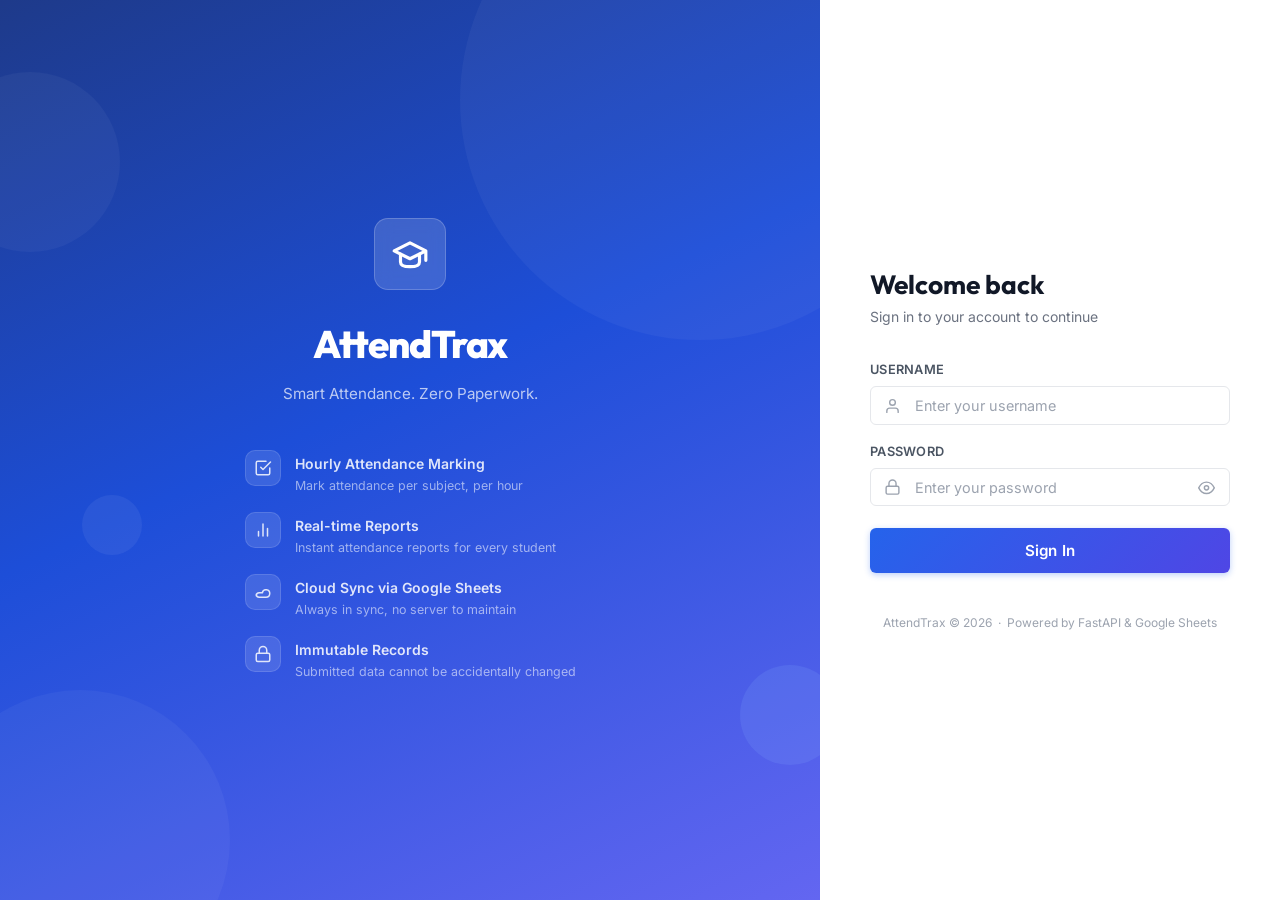
<file: frontend/index.html>
<!DOCTYPE html>
<html lang="en">
<head>
  <meta charset="UTF-8" />
  <meta name="viewport" content="width=device-width, initial-scale=1.0" />
  <title>AttendTrax – Sign In</title>
  <meta name="description" content="AttendTrax – Smart attendance management for colleges. Sign in as Admin, Faculty, or Student." />
  <link rel="stylesheet" href="style.css" />
  <!-- Async font load for performance -->
  <link rel="preconnect" href="https://fonts.googleapis.com" />
  <link rel="preconnect" href="https://fonts.gstatic.com" crossorigin />
  <link rel="preload" as="style" href="https://fonts.googleapis.com/css2?family=Inter:wght@400;500;600;700&family=Outfit:wght@600;700;800&display=swap" onload="this.rel='stylesheet'" />
  <noscript><link rel="stylesheet" href="https://fonts.googleapis.com/css2?family=Inter:wght@400;500;600;700&family=Outfit:wght@600;700;800&display=swap" /></noscript>
  <link rel="icon" href="data:image/svg+xml,<svg xmlns='http://www.w3.org/2000/svg' viewBox='0 0 100 100'><rect width='100' height='100' rx='20' fill='%232563eb'/><text y='.9em' font-size='60' x='50%' text-anchor='middle' dy='.1em' fill='white' font-family='sans-serif' font-weight='bold'>A</text></svg>" />
  <style>
    body { min-height: 100vh; display: flex; align-items: stretch; background: #fff; }
    .login-page { display: flex; width: 100%; min-height: 100vh; }

    /* ── Left branding panel ── */
    .login-left {
      flex: 1;
      background: linear-gradient(155deg, #1e3a8a 0%, #1d4ed8 45%, #6366f1 100%);
      display: flex;
      flex-direction: column;
      align-items: center;
      justify-content: center;
      padding: 3rem 2.5rem;
      position: relative;
      overflow: hidden;
    }
    .login-left::before {
      content: '';
      position: absolute;
      width: 480px; height: 480px;
      border-radius: 50%;
      background: rgb(255 255 255 / 0.04);
      top: -140px; right: -120px;
      pointer-events: none;
    }
    .login-left::after {
      content: '';
      position: absolute;
      width: 300px; height: 300px;
      border-radius: 50%;
      background: rgb(255 255 255 / 0.04);
      bottom: -90px; left: -70px;
      pointer-events: none;
    }
    .left-content { position: relative; z-index: 1; text-align: center; color: #fff; max-width: 380px; }
    .brand-logo-mark {
      width: 72px; height: 72px;
      background: rgb(255 255 255 / 0.15);
      border-radius: var(--radius-lg);
      display: flex;
      align-items: center;
      justify-content: center;
      margin: 0 auto 1.5rem;
      backdrop-filter: blur(8px);
      border: 1px solid rgb(255 255 255 / 0.20);
    }
    .brand-logo-mark svg { width: 38px; height: 38px; color: #fff; }
    .brand-title {
      font-family: 'Outfit', sans-serif;
      font-size: 2.4rem;
      font-weight: 800;
      letter-spacing: -0.03em;
      margin-bottom: 0.4rem;
      color: #fff;
    }
    .brand-subtitle { font-size: 0.95rem; opacity: 0.70; margin-bottom: 2.75rem; }

    .feature-list { list-style: none; display: flex; flex-direction: column; gap: 1rem; text-align: left; }
    .feature-list li {
      display: flex; align-items: flex-start; gap: 0.875rem;
      font-size: 0.9rem; opacity: 0.85;
    }
    .feat-icon {
      width: 36px; height: 36px;
      border-radius: 10px;
      background: rgb(255 255 255 / 0.14);
      display: flex; align-items: center; justify-content: center;
      flex-shrink: 0;
      border: 1px solid rgb(255 255 255 / 0.15);
    }
    .feat-icon svg { width: 18px; height: 18px; color: #fff; }
    .feat-text { padding-top: 0.2rem; line-height: 1.5; }
    .feat-text strong { display: block; font-weight: 600; color: #fff; font-size: 0.875rem; }
    .feat-text span { font-size: 0.78rem; opacity: 0.65; }

    /* ── Right login form ── */
    .login-right {
      width: 460px;
      flex-shrink: 0;
      display: flex;
      flex-direction: column;
      align-items: center;
      justify-content: center;
      padding: 3rem 2.5rem;
      background: #fff;
    }
    .login-form-wrap { width: 100%; max-width: 360px; }

    .login-greeting { margin-bottom: 2rem; }
    .login-greeting h2 { font-size: 1.65rem; color: var(--gray-900); margin-bottom: 0.3rem; }
    .login-greeting p  { color: var(--gray-500); font-size: 0.875rem; }

    /* Role selector */
    .role-tabs {
      display: flex;
      gap: 0;
      border: 1.5px solid var(--gray-200);
      border-radius: var(--radius-sm);
      overflow: hidden;
      margin-bottom: 1.5rem;
    }
    .role-tab {
      flex: 1;
      padding: 0.55rem 0.5rem;
      font-size: 0.8rem;
      font-weight: 600;
      text-align: center;
      cursor: pointer;
      background: #fff;
      color: var(--gray-500);
      border: none;
      border-right: 1.5px solid var(--gray-200);
      transition: all var(--transition-fast);
      letter-spacing: 0.02em;
    }
    .role-tab:last-child { border-right: none; }
    .role-tab.active {
      background: linear-gradient(135deg, var(--brand-600), var(--indigo-600));
      color: #fff;
    }

    /* Input icon wrapper */
    .input-icon-wrap { position: relative; }
    .input-icon {
      position: absolute;
      left: 0.875rem;
      top: 50%;
      transform: translateY(-50%);
      color: var(--gray-400);
      display: flex;
      align-items: center;
      pointer-events: none;
    }
    .input-icon svg { width: 17px; height: 17px; }
    .input-icon-wrap .form-control { padding-left: 2.75rem; }

    /* Password toggle */
    .toggle-pw {
      position: absolute;
      right: 0.75rem; top: 50%;
      transform: translateY(-50%);
      background: none; border: none;
      color: var(--gray-400);
      cursor: pointer;
      transition: color var(--transition-fast);
      padding: 0.2rem;
      display: flex;
      align-items: center;
    }
    .toggle-pw:hover { color: var(--brand-600); }
    .toggle-pw svg { width: 17px; height: 17px; }
    .input-icon-wrap.password-wrap .form-control { padding-right: 2.75rem; }

    .login-error {
      display: flex;
      align-items: center;
      gap: 0.5rem;
      font-size: 0.835rem;
      font-weight: 500;
      color: var(--danger);
      padding: 0.6rem 0.875rem;
      background: #fff5f5;
      border: 1px solid #fecaca;
      border-radius: var(--radius-sm);
    }
    .login-error svg { flex-shrink: 0; width: 15px; height: 15px; }

    .login-footer { margin-top: 2.5rem; text-align: center; color: var(--gray-400); font-size: 0.75rem; }

    /* Floating orbs */
    .float-orb {
      position: absolute;
      border-radius: 50%;
      animation: floatOrb 7s ease-in-out infinite;
      pointer-events: none;
    }
    @keyframes floatOrb {
      0%, 100% { transform: translateY(0) rotate(0deg); }
      50%       { transform: translateY(-22px) rotate(3deg); }
    }

    @media (max-width: 840px) {
      .login-left { display: none; }
      .login-right { width: 100%; padding: 2rem 1.5rem; }
    }
    @media (max-width: 420px) {
      .login-right { padding: 1.5rem 1.25rem; }
    }
  </style>
</head>
<body>
<div id="toast-container"></div>

<div class="login-page">
  <!-- ── Left Branding Panel ─────────────────────────────── -->
  <div class="login-left">
    <!-- Floating orbs -->
    <div class="float-orb" style="width:180px;height:180px;background:rgb(255 255 255 / 0.04);top:8%;left:-60px;animation-delay:0s;"></div>
    <div class="float-orb" style="width:100px;height:100px;background:rgb(147 197 253 / 0.12);bottom:15%;right:-20px;animation-delay:2.5s;"></div>
    <div class="float-orb" style="width:60px;height:60px;background:rgb(255 255 255 / 0.06);top:55%;left:10%;animation-delay:1.2s;"></div>

    <div class="left-content">
      <div class="brand-logo-mark">
        <!-- Graduation cap SVG -->
        <svg viewBox="0 0 24 24" fill="none" stroke="currentColor" stroke-width="2" stroke-linecap="round" stroke-linejoin="round">
          <path d="M22 10v6M2 10l10-5 10 5-10 5z"/>
          <path d="M6 12v5c0 2 2 3 6 3s6-1 6-3v-5"/>
        </svg>
      </div>
      <div class="brand-title">AttendTrax</div>
      <div class="brand-subtitle">Smart Attendance. Zero Paperwork.</div>

      <ul class="feature-list">
        <li>
          <div class="feat-icon">
            <svg viewBox="0 0 24 24" fill="none" stroke="currentColor" stroke-width="2" stroke-linecap="round" stroke-linejoin="round">
              <path d="M9 11l3 3L22 4"/><path d="M21 12v7a2 2 0 01-2 2H5a2 2 0 01-2-2V5a2 2 0 012-2h11"/>
            </svg>
          </div>
          <div class="feat-text">
            <strong>Hourly Attendance Marking</strong>
            <span>Mark attendance per subject, per hour</span>
          </div>
        </li>
        <li>
          <div class="feat-icon">
            <svg viewBox="0 0 24 24" fill="none" stroke="currentColor" stroke-width="2" stroke-linecap="round" stroke-linejoin="round">
              <path d="M18 20V10M12 20V4M6 20v-6"/>
            </svg>
          </div>
          <div class="feat-text">
            <strong>Real-time Reports</strong>
            <span>Instant attendance reports for every student</span>
          </div>
        </li>
        <li>
          <div class="feat-icon">
            <svg viewBox="0 0 24 24" fill="none" stroke="currentColor" stroke-width="2" stroke-linecap="round" stroke-linejoin="round">
              <path d="M3 15a4 4 0 004 4h9a5 5 0 10-4.9-6H7a4 4 0 00-4 4"/>
            </svg>
          </div>
          <div class="feat-text">
            <strong>Cloud Sync via Google Sheets</strong>
            <span>Always in sync, no server to maintain</span>
          </div>
        </li>
        <li>
          <div class="feat-icon">
            <svg viewBox="0 0 24 24" fill="none" stroke="currentColor" stroke-width="2" stroke-linecap="round" stroke-linejoin="round">
              <rect x="3" y="11" width="18" height="11" rx="2"/><path d="M7 11V7a5 5 0 0110 0v4"/>
            </svg>
          </div>
          <div class="feat-text">
            <strong>Immutable Records</strong>
            <span>Submitted data cannot be accidentally changed</span>
          </div>
        </li>
      </ul>
    </div>
  </div>

  <!-- ── Right Login Form ───────────────────────────────── -->
  <div class="login-right">
    <div class="login-form-wrap">
      <div class="login-greeting">
        <h2>Welcome back</h2>
        <p>Sign in to your account to continue</p>
      </div>

      <form id="login-form" class="form-stack" novalidate>
        <!-- Username -->
        <div class="form-group">
          <label class="form-label" for="username">Username</label>
          <div class="input-icon-wrap">
            <span class="input-icon">
              <svg viewBox="0 0 24 24" fill="none" stroke="currentColor" stroke-width="2" stroke-linecap="round" stroke-linejoin="round">
                <path d="M20 21v-2a4 4 0 00-4-4H8a4 4 0 00-4 4v2"/><circle cx="12" cy="7" r="4"/>
              </svg>
            </span>
            <input
              id="username"
              type="text"
              class="form-control"
              placeholder="Enter your username"
              autocomplete="username"
              required
            />
          </div>
        </div>

        <!-- Password -->
        <div class="form-group">
          <label class="form-label" for="password">Password</label>
          <div class="input-icon-wrap password-wrap">
            <span class="input-icon">
              <svg viewBox="0 0 24 24" fill="none" stroke="currentColor" stroke-width="2" stroke-linecap="round" stroke-linejoin="round">
                <rect x="3" y="11" width="18" height="11" rx="2"/><path d="M7 11V7a5 5 0 0110 0v4"/>
              </svg>
            </span>
            <input
              id="password"
              type="password"
              class="form-control"
              placeholder="Enter your password"
              autocomplete="current-password"
              required
            />
            <button type="button" class="toggle-pw" id="toggle-pw" aria-label="Show or hide password">
              <svg id="pw-eye-icon" viewBox="0 0 24 24" fill="none" stroke="currentColor" stroke-width="2" stroke-linecap="round" stroke-linejoin="round">
                <path d="M1 12s4-8 11-8 11 8 11 8-4 8-11 8-11-8-11-8z"/><circle cx="12" cy="12" r="3"/>
              </svg>
            </button>
          </div>
        </div>

        <!-- Error message -->
        <div id="login-error" class="login-error hidden" role="alert">
          <svg viewBox="0 0 24 24" fill="none" stroke="currentColor" stroke-width="2" stroke-linecap="round" stroke-linejoin="round">
            <circle cx="12" cy="12" r="10"/><line x1="12" y1="8" x2="12" y2="12"/><line x1="12" y1="16" x2="12.01" y2="16"/>
          </svg>
          <span id="login-error-text"></span>
        </div>

        <!-- Submit -->
        <button type="submit" id="login-btn" class="btn btn-primary btn-lg w-full" style="margin-top:0.25rem;">
          <span id="btn-text">Sign In</span>
        </button>
      </form>

      <div class="login-footer">
        <p>AttendTrax &copy; 2026 &nbsp;&middot;&nbsp; Powered by FastAPI &amp; Google Sheets</p>
      </div>
    </div>
  </div>
</div>

<script src="api.js"></script>
<script>
  // Redirect if already logged in
  (function() {
    const token = getToken();
    const role  = getRole();
    if (token && role) {
      const pages = { ADMIN: 'admin.html', FACULTY: 'faculty.html', STUDENT: 'student.html' };
      window.location.href = pages[role.toUpperCase()] || 'index.html';
    }
  })();

  // Password toggle
  const pwInput = document.getElementById('password');
  const pwEye   = document.getElementById('pw-eye-icon');
  document.getElementById('toggle-pw').addEventListener('click', () => {
    const isText = pwInput.type === 'text';
    pwInput.type = isText ? 'password' : 'text';
    pwEye.innerHTML = isText
      ? '<path d="M1 12s4-8 11-8 11 8 11 8-4 8-11 8-11-8-11-8z"/><circle cx="12" cy="12" r="3"/>'
      : '<path d="M17.94 17.94A10.07 10.07 0 0112 20c-7 0-11-8-11-8a18.45 18.45 0 015.06-5.94M9.9 4.24A9.12 9.12 0 0112 4c7 0 11 8 11 8a18.5 18.5 0 01-2.16 3.19m-6.72-1.07a3 3 0 11-4.24-4.24M1 1l22 22"/>';
  });

  // Login form
  document.getElementById('login-form').addEventListener('submit', async (e) => {
    e.preventDefault();
    const username = document.getElementById('username').value.trim();
    const password = document.getElementById('password').value;
    const errEl    = document.getElementById('login-error');
    const errText  = document.getElementById('login-error-text');
    const btnText  = document.getElementById('btn-text');
    const btn      = document.getElementById('login-btn');

    if (!username || !password) {
      errText.textContent = 'Please enter both username and password.';
      errEl.classList.remove('hidden');
      return;
    }

    errEl.classList.add('hidden');
    btn.disabled = true;
    btnText.innerHTML = '<span class="spinner"></span>&nbsp;Signing in&hellip;';

    try {
      const data = await api.post('/auth/login', { username, password });
      saveAuth(data);
      showToast(`Signed in as ${data.name}`, 'success', 2000);
      const pages = { ADMIN: 'admin.html', FACULTY: 'faculty.html', STUDENT: 'student.html' };
      setTimeout(() => {
        window.location.href = pages[data.role.toUpperCase()] || 'index.html';
      }, 700);
    } catch (err) {
      errText.textContent = err.message;
      errEl.classList.remove('hidden');
      btn.disabled = false;
      btnText.textContent = 'Sign In';
    }
  });
</script>
</body>
</html>
</file>
<file: frontend/style.css>
/* =============================================================================
   AttendTrax – Design System & Global Styles  v2.0
   Clean, humanized, MNC-grade UI — no emojis, optimized for performance
   ============================================================================= */

/* Font is loaded async via JS in each page for faster first paint */

/* ── CSS Custom Properties ──────────────────────────────────────────────────── */
:root {
  /* Brand – blue-indigo palette (unchanged) */
  --brand-50:  #eff6ff;
  --brand-100: #dbeafe;
  --brand-200: #bfdbfe;
  --brand-300: #93c5fd;
  --brand-400: #60a5fa;
  --brand-500: #3b82f6;
  --brand-600: #2563eb;
  --brand-700: #1d4ed8;
  --brand-800: #1e40af;
  --brand-900: #1e3a8a;

  --indigo-500: #6366f1;
  --indigo-600: #4f46e5;

  /* Semantic */
  --success:   #10b981;
  --warning:   #f59e0b;
  --danger:    #ef4444;
  --info:      #06b6d4;

  /* Neutrals */
  --gray-50:   #f9fafb;
  --gray-100:  #f3f4f6;
  --gray-200:  #e5e7eb;
  --gray-300:  #d1d5db;
  --gray-400:  #9ca3af;
  --gray-500:  #6b7280;
  --gray-600:  #4b5563;
  --gray-700:  #374151;
  --gray-800:  #1f2937;
  --gray-900:  #111827;

  /* Layout */
  --sidebar-width: 256px;
  --topbar-height: 60px;
  --radius-sm: 6px;
  --radius-md: 10px;
  --radius-lg: 14px;
  --radius-xl: 20px;

  /* Shadows */
  --shadow-xs:  0 1px 2px 0 rgb(0 0 0 / 0.04);
  --shadow-sm:  0 1px 3px 0 rgb(0 0 0 / 0.06), 0 1px 2px -1px rgb(0 0 0 / 0.04);
  --shadow-md:  0 4px 6px -1px rgb(0 0 0 / 0.07), 0 2px 4px -2px rgb(0 0 0 / 0.05);
  --shadow-lg:  0 10px 15px -3px rgb(0 0 0 / 0.08), 0 4px 6px -4px rgb(0 0 0 / 0.04);
  --shadow-xl:  0 20px 25px -5px rgb(0 0 0 / 0.10), 0 8px 10px -6px rgb(0 0 0 / 0.04);

  /* Transitions */
  --transition-fast: 140ms ease;
  --transition-base: 220ms ease;
  --transition-slow: 340ms ease;
}

/* ── Reset ──────────────────────────────────────────────────────────────────── */
*, *::before, *::after { box-sizing: border-box; margin: 0; padding: 0; }

html { font-size: 16px; scroll-behavior: smooth; }

body {
  font-family: 'Inter', system-ui, -apple-system, sans-serif;
  background: var(--gray-50);
  color: var(--gray-800);
  line-height: 1.6;
  -webkit-font-smoothing: antialiased;
  -moz-osx-font-smoothing: grayscale;
}

a { color: inherit; text-decoration: none; }
img { max-width: 100%; }
button { cursor: pointer; font-family: inherit; }
input, select, textarea { font-family: inherit; }

/* ── Typography ─────────────────────────────────────────────────────────────── */
h1, h2, h3, h4, h5 { font-family: 'Outfit', 'Inter', sans-serif; font-weight: 700; line-height: 1.25; }
h1 { font-size: clamp(1.6rem, 3.5vw, 2.25rem); }
h2 { font-size: clamp(1.2rem, 2.5vw, 1.6rem); }
h3 { font-size: 1.1rem; font-weight: 600; }
h4 { font-size: 0.95rem; font-weight: 600; }

/* ── Utility Classes ─────────────────────────────────────────────────────────── */
.hidden        { display: none !important; }
.sr-only       { position: absolute; width: 1px; height: 1px; overflow: hidden; clip: rect(0,0,0,0); }
.flex          { display: flex; }
.flex-col      { flex-direction: column; }
.items-center  { align-items: center; }
.justify-between { justify-content: space-between; }
.gap-2         { gap: 0.5rem; }
.gap-4         { gap: 1rem; }
.gap-6         { gap: 1.5rem; }
.w-full        { width: 100%; }
.text-sm       { font-size: 0.875rem; }
.text-xs       { font-size: 0.75rem; }
.font-semibold { font-weight: 600; }
.font-bold     { font-weight: 700; }
.text-muted    { color: var(--gray-500); }
.text-center   { text-align: center; }

/* ── Buttons ─────────────────────────────────────────────────────────────────── */
.btn {
  display: inline-flex;
  align-items: center;
  justify-content: center;
  gap: 0.45rem;
  padding: 0.6rem 1.2rem;
  font-size: 0.875rem;
  font-weight: 600;
  border: none;
  border-radius: var(--radius-sm);
  transition: all var(--transition-fast);
  outline: none;
  white-space: nowrap;
  letter-spacing: 0.01em;
}

.btn-primary {
  background: linear-gradient(135deg, var(--brand-600) 0%, var(--indigo-600) 100%);
  color: #fff;
  box-shadow: 0 2px 6px rgb(37 99 235 / 0.30);
}
.btn-primary:hover:not(:disabled) {
  transform: translateY(-1px);
  box-shadow: 0 5px 14px rgb(37 99 235 / 0.40);
}
.btn-primary:active:not(:disabled) { transform: translateY(0); }

.btn-secondary {
  background: #fff;
  color: var(--gray-700);
  border: 1.5px solid var(--gray-200);
  box-shadow: var(--shadow-xs);
}
.btn-secondary:hover:not(:disabled) {
  background: var(--gray-50);
  border-color: var(--gray-300);
}

.btn-danger {
  background: linear-gradient(135deg, #ef4444, #dc2626);
  color: #fff;
  box-shadow: 0 2px 6px rgb(239 68 68 / 0.30);
}
.btn-danger:hover:not(:disabled) {
  transform: translateY(-1px);
  box-shadow: 0 5px 14px rgb(239 68 68 / 0.40);
}

.btn-success {
  background: linear-gradient(135deg, #10b981, #059669);
  color: #fff;
  box-shadow: 0 2px 6px rgb(16 185 129 / 0.30);
}
.btn-success:hover:not(:disabled) { transform: translateY(-1px); }

.btn-ghost {
  background: transparent;
  color: var(--gray-600);
  border: none;
}
.btn-ghost:hover { background: var(--gray-100); color: var(--gray-900); }

.btn-sm { padding: 0.375rem 0.8rem; font-size: 0.8rem; }
.btn-lg { padding: 0.8rem 1.75rem; font-size: 0.95rem; }
.btn:disabled { opacity: 0.48; cursor: not-allowed; transform: none !important; }

/* Icon inside btn */
.btn svg { flex-shrink: 0; }

/* ── Cards ───────────────────────────────────────────────────────────────────── */
.card {
  background: #fff;
  border-radius: var(--radius-md);
  box-shadow: var(--shadow-sm);
  border: 1px solid var(--gray-200);
  overflow: hidden;
}

.card-header {
  padding: 1rem 1.25rem;
  border-bottom: 1px solid var(--gray-100);
  display: flex;
  align-items: center;
  justify-content: space-between;
  gap: 1rem;
}

.card-body { padding: 1.25rem; }

/* ── Form Elements ───────────────────────────────────────────────────────────── */
.form-group { display: flex; flex-direction: column; gap: 0.35rem; }
.form-label {
  font-size: 0.8rem;
  font-weight: 600;
  color: var(--gray-600);
  letter-spacing: 0.02em;
  text-transform: uppercase;
}

.form-control {
  width: 100%;
  padding: 0.6rem 0.875rem;
  font-size: 0.9rem;
  border: 1.5px solid var(--gray-200);
  border-radius: var(--radius-sm);
  background: #fff;
  color: var(--gray-800);
  transition: border-color var(--transition-fast), box-shadow var(--transition-fast);
  outline: none;
}
.form-control:focus {
  border-color: var(--brand-400);
  box-shadow: 0 0 0 3px rgb(59 130 246 / 0.12);
}
.form-control::placeholder { color: var(--gray-400); }
.form-control:disabled { background: var(--gray-50); color: var(--gray-400); cursor: not-allowed; }

select.form-control {
  appearance: none;
  background-image: url("data:image/svg+xml,%3Csvg xmlns='http://www.w3.org/2000/svg' fill='none' viewBox='0 0 20 20'%3E%3Cpath stroke='%236b7280' stroke-linecap='round' stroke-linejoin='round' stroke-width='1.5' d='M6 8l4 4 4-4'/%3E%3C/svg%3E");
  background-repeat: no-repeat;
  background-position: right 0.75rem center;
  background-size: 1.1rem;
  padding-right: 2.5rem;
  cursor: pointer;
}

.form-stack { display: flex; flex-direction: column; gap: 1.1rem; }

/* ── Stat Cards ─────────────────────────────────────────────────────────────── */
.stat-grid {
  display: grid;
  grid-template-columns: repeat(auto-fit, minmax(160px, 1fr));
  gap: 0.875rem;
}

.stat-card {
  background: #fff;
  border-radius: var(--radius-md);
  padding: 1.1rem 1.25rem;
  box-shadow: var(--shadow-sm);
  border: 1px solid var(--gray-200);
  position: relative;
  overflow: hidden;
  transition: box-shadow var(--transition-base);
}
.stat-card:hover { box-shadow: var(--shadow-md); }

.stat-card::before {
  content: '';
  position: absolute;
  top: 0; left: 0;
  width: 3px;
  height: 100%;
  background: var(--accent, var(--brand-500));
  border-radius: 0 2px 2px 0;
}

.stat-card .stat-label { font-size: 0.7rem; font-weight: 700; text-transform: uppercase; letter-spacing: 0.07em; color: var(--gray-400); }
.stat-card .stat-value { font-size: 1.9rem; font-weight: 800; font-family: 'Outfit', sans-serif; color: var(--gray-900); line-height: 1.1; margin-top: 0.2rem; }
.stat-card .stat-sub   { font-size: 0.75rem; color: var(--gray-400); margin-top: 0.1rem; }

/* ── Table ───────────────────────────────────────────────────────────────────── */
.table-wrapper { overflow-x: auto; -webkit-overflow-scrolling: touch; }
table { width: 100%; border-collapse: collapse; font-size: 0.875rem; }
thead tr { background: var(--gray-50); border-bottom: 2px solid var(--gray-200); }
thead th {
  padding: 0.65rem 1rem;
  text-align: left;
  font-size: 0.72rem;
  font-weight: 700;
  text-transform: uppercase;
  letter-spacing: 0.06em;
  color: var(--gray-500);
  white-space: nowrap;
}
tbody tr { border-bottom: 1px solid var(--gray-100); transition: background var(--transition-fast); }
tbody tr:last-child { border-bottom: none; }
tbody tr:hover { background: var(--brand-50); }
tbody td { padding: 0.7rem 1rem; color: var(--gray-700); }

/* Empty state row */
td.empty-state {
  padding: 2.5rem !important;
  text-align: center;
  color: var(--gray-400);
  font-size: 0.875rem;
}

/* Status badges */
.badge {
  display: inline-flex;
  align-items: center;
  padding: 0.175rem 0.55rem;
  font-size: 0.7rem;
  font-weight: 700;
  border-radius: 999px;
  text-transform: uppercase;
  letter-spacing: 0.05em;
  white-space: nowrap;
}
.badge-present  { background: #d1fae5; color: #065f46; }
.badge-absent   { background: #fee2e2; color: #991b1b; }
.badge-free     { background: var(--gray-100); color: var(--gray-500); }
.badge-info     { background: #dbeafe; color: #1e40af; }
.badge-warning  { background: #fef3c7; color: #92400e; }
.badge-neutral  { background: var(--gray-200); color: var(--gray-600); }

/* ── Progress Bar ───────────────────────────────────────────────────────────── */
.progress-bar-wrap { background: var(--gray-200); border-radius: 999px; height: 6px; overflow: hidden; }
.progress-bar { height: 100%; border-radius: 999px; transition: width 0.7s cubic-bezier(.4,0,.2,1); }
.progress-good   { background: linear-gradient(90deg, #10b981, #34d399); }
.progress-warn   { background: linear-gradient(90deg, #f59e0b, #fbbf24); }
.progress-danger { background: linear-gradient(90deg, #ef4444, #f87171); }

/* ── Toast Notifications ─────────────────────────────────────────────────────── */
#toast-container {
  position: fixed;
  top: 1rem;
  right: 1rem;
  z-index: 9999;
  display: flex;
  flex-direction: column;
  gap: 0.5rem;
  pointer-events: none;
}
.toast {
  display: flex;
  align-items: flex-start;
  gap: 0.75rem;
  padding: 0.875rem 1.1rem;
  border-radius: var(--radius-md);
  box-shadow: var(--shadow-xl);
  min-width: 260px;
  max-width: 360px;
  font-size: 0.875rem;
  font-weight: 500;
  color: #fff;
  pointer-events: all;
  animation: toastIn 0.3s cubic-bezier(.4,0,.2,1) forwards;
}
.toast.toast-success { background: linear-gradient(135deg, #10b981, #059669); }
.toast.toast-error   { background: linear-gradient(135deg, #ef4444, #dc2626); }
.toast.toast-info    { background: linear-gradient(135deg, #3b82f6, #2563eb); }
.toast.toast-warning { background: linear-gradient(135deg, #f59e0b, #d97706); }
.toast.leaving       { animation: toastOut 0.25s ease forwards; }

.toast-icon-wrap {
  width: 20px;
  height: 20px;
  flex-shrink: 0;
  display: flex;
  align-items: center;
  justify-content: center;
  margin-top: 1px;
}
.toast-icon-wrap svg { width: 16px; height: 16px; }

@keyframes toastIn  { from { opacity: 0; transform: translateX(80px) scale(0.95); } to { opacity: 1; transform: translateX(0) scale(1); } }
@keyframes toastOut { from { opacity: 1; transform: translateX(0); } to { opacity: 0; transform: translateX(80px); } }

/* ── Modal ───────────────────────────────────────────────────────────────────── */
.modal-overlay {
  position: fixed; inset: 0;
  background: rgb(17 24 39 / 0.50);
  display: flex;
  align-items: center;
  justify-content: center;
  z-index: 1000;
  animation: fadeIn 0.18s ease;
  padding: 1rem;
}
.modal-box {
  background: #fff;
  border-radius: var(--radius-lg);
  box-shadow: var(--shadow-xl);
  padding: 1.75rem;
  width: min(480px, 100%);
  max-height: 90vh;
  overflow-y: auto;
  animation: slideUp 0.22s cubic-bezier(.4,0,.2,1);
}
.modal-header {
  display: flex;
  align-items: center;
  justify-content: space-between;
  margin-bottom: 1.25rem;
}
.modal-title {
  font-size: 1rem;
  font-weight: 700;
  color: var(--gray-900);
}

@keyframes fadeIn  { from { opacity: 0; } to { opacity: 1; } }
@keyframes slideUp { from { opacity: 0; transform: translateY(24px) scale(0.97); } to { opacity: 1; transform: translateY(0) scale(1); } }

/* ── Spinner ─────────────────────────────────────────────────────────────────── */
.spinner {
  display: inline-block;
  width: 1em; height: 1em;
  border: 2px solid currentColor;
  border-top-color: transparent;
  border-radius: 50%;
  animation: spin 0.65s linear infinite;
  vertical-align: middle;
}
@keyframes spin { to { transform: rotate(360deg); } }

/* ── Loading overlay ─────────────────────────────────────────────────────────── */
.page-loader {
  position: fixed; inset: 0;
  background: #fff;
  display: flex; flex-direction: column;
  align-items: center; justify-content: center;
  gap: 0.875rem;
  z-index: 9998;
}
.page-loader .loader-ring {
  width: 44px; height: 44px;
  border: 3px solid var(--brand-100);
  border-top-color: var(--brand-600);
  border-radius: 50%;
  animation: spin 0.85s linear infinite;
}
.page-loader p { font-size: 0.85rem; color: var(--gray-400); font-weight: 500; }

/* ── Attendance chips ─────────────────────────────────────────────────────────── */
.attendance-chip-group { display: flex; gap: 0.3rem; }
.attendance-chip {
  padding: 0.25rem 0.65rem;
  border-radius: var(--radius-sm);
  font-size: 0.78rem;
  font-weight: 700;
  border: 1.5px solid transparent;
  cursor: pointer;
  transition: all var(--transition-fast);
  min-width: 36px;
  text-align: center;
}
.chip-P { border-color: #10b981; color: #10b981; background: transparent; }
.chip-P.active { background: #10b981; color: #fff; }
.chip-A { border-color: #ef4444; color: #ef4444; background: transparent; }
.chip-A.active { background: #ef4444; color: #fff; }
.chip-free { border-color: var(--gray-300); color: var(--gray-400); background: transparent; }
.chip-free.active { background: var(--gray-200); color: var(--gray-600); }

/* ── Sidebar Layout ──────────────────────────────────────────────────────────── */
.app-layout {
  display: flex;
  min-height: 100vh;
}

.sidebar {
  width: var(--sidebar-width);
  background: linear-gradient(180deg, #1e3a8a 0%, #1e40af 55%, #2563eb 100%);
  display: flex;
  flex-direction: column;
  position: fixed;
  top: 0; left: 0;
  height: 100vh;
  z-index: 100;
  transition: transform var(--transition-base);
  will-change: transform;
}

.sidebar-brand {
  padding: 1.35rem 1.25rem 1rem;
  border-bottom: 1px solid rgb(255 255 255 / 0.10);
}
.sidebar-brand .brand-name {
  font-family: 'Outfit', sans-serif;
  font-size: 1.25rem;
  font-weight: 800;
  color: #fff;
  letter-spacing: -0.02em;
  display: flex;
  align-items: center;
  gap: 0.5rem;
}
.sidebar-brand .brand-name svg { flex-shrink: 0; }
.sidebar-brand .brand-sub { font-size: 0.68rem; color: rgb(255 255 255 / 0.50); margin-top: 0.15rem; letter-spacing: 0.02em; }

.sidebar-user {
  padding: 0.875rem 1.25rem;
  border-bottom: 1px solid rgb(255 255 255 / 0.08);
  display: flex;
  align-items: center;
  gap: 0.75rem;
}
.sidebar-user .user-avatar {
  width: 34px;
  height: 34px;
  border-radius: 50%;
  background: rgb(255 255 255 / 0.18);
  display: flex;
  align-items: center;
  justify-content: center;
  flex-shrink: 0;
}
.sidebar-user .user-avatar svg { color: #fff; }
.sidebar-user .user-info { min-width: 0; }
.sidebar-user .user-name { font-size: 0.85rem; font-weight: 600; color: #fff; white-space: nowrap; overflow: hidden; text-overflow: ellipsis; }
.user-role {
  display: inline-block;
  font-size: 0.6rem;
  font-weight: 700;
  text-transform: uppercase;
  letter-spacing: 0.07em;
  padding: 0.1rem 0.45rem;
  border-radius: 999px;
  margin-top: 0.15rem;
}
.role-admin   { background: #fef3c7; color: #92400e; }
.role-faculty { background: #dbeafe; color: #1e3a8a; }
.role-student { background: #d1fae5; color: #065f46; }

.sidebar-nav { flex: 1; padding: 0.625rem 0; overflow-y: auto; }
.sidebar-nav::-webkit-scrollbar { width: 0; }
.nav-item {
  display: flex;
  align-items: center;
  gap: 0.75rem;
  padding: 0.7rem 1.25rem;
  color: rgb(255 255 255 / 0.65);
  font-size: 0.875rem;
  font-weight: 500;
  cursor: pointer;
  transition: all var(--transition-fast);
  border-left: 3px solid transparent;
  user-select: none;
}
.nav-item:hover { color: #fff; background: rgb(255 255 255 / 0.08); }
.nav-item.active {
  color: #fff;
  background: rgb(255 255 255 / 0.12);
  border-left-color: #93c5fd;
  font-weight: 600;
}
.nav-item .nav-icon { flex-shrink: 0; display: flex; align-items: center; }
.nav-item .nav-icon svg { width: 17px; height: 17px; }

.sidebar-footer {
  padding: 0.875rem 1.25rem;
  border-top: 1px solid rgb(255 255 255 / 0.08);
}
.logout-btn {
  display: flex;
  align-items: center;
  gap: 0.6rem;
  color: rgb(255 255 255 / 0.55);
  font-size: 0.85rem;
  font-weight: 500;
  cursor: pointer;
  transition: color var(--transition-fast);
  background: none;
  border: none;
  padding: 0.5rem 0;
  width: 100%;
}
.logout-btn:hover { color: #fca5a5; }
.logout-btn svg { flex-shrink: 0; }

.main-content {
  margin-left: var(--sidebar-width);
  flex: 1;
  display: flex;
  flex-direction: column;
  min-height: 100vh;
  min-width: 0;
}

.topbar {
  height: var(--topbar-height);
  background: #fff;
  border-bottom: 1px solid var(--gray-200);
  display: flex;
  align-items: center;
  justify-content: space-between;
  padding: 0 1.5rem;
  position: sticky;
  top: 0;
  z-index: 50;
  box-shadow: 0 1px 0 var(--gray-200);
}
.topbar-title { font-size: 1rem; font-weight: 700; color: var(--gray-900); }
.topbar-date  { font-size: 0.8rem; color: var(--gray-400); font-weight: 500; }

.page-content { padding: 1.5rem; flex: 1; }

/* Sections */
.section { display: none; }
.section.active { display: block; animation: fadeSection 0.22s ease; }
@keyframes fadeSection { from { opacity: 0; transform: translateY(6px); } to { opacity: 1; transform: translateY(0); } }

/* ── Mobile sidebar toggle ───────────────────────────────────────────────────── */
.menu-toggle {
  display: none;
  background: none;
  border: 1.5px solid var(--gray-200);
  border-radius: var(--radius-sm);
  padding: 0.35rem 0.45rem;
  color: var(--gray-600);
  cursor: pointer;
  transition: all var(--transition-fast);
}
.menu-toggle:hover { background: var(--gray-100); color: var(--gray-900); }

/* ── Sidebar overlay (mobile) ─────────────────────────────────────────────── */
.sidebar-overlay {
  display: none;
  position: fixed;
  inset: 0;
  background: rgb(0 0 0 / 0.45);
  z-index: 99;
  animation: fadeIn 0.18s ease;
}

/* ── Responsive ──────────────────────────────────────────────────────────────── */
@media (max-width: 768px) {
  .sidebar {
    transform: translateX(calc(-1 * var(--sidebar-width)));
    box-shadow: none;
  }
  .sidebar.open {
    transform: translateX(0);
    box-shadow: var(--shadow-xl);
  }
  .sidebar.open ~ .sidebar-overlay { display: block; }
  .main-content { margin-left: 0; }
  .menu-toggle { display: flex; align-items: center; }
  .page-content { padding: 1rem; }
  .stat-grid { grid-template-columns: 1fr 1fr; }
  .topbar { padding: 0 1rem; }
}

@media (max-width: 480px) {
  .stat-grid { grid-template-columns: 1fr 1fr; }
  .page-content { padding: 0.875rem; }
}

/* ── Attendance marking table ─────────────────────────────────────────────────── */
.mark-table tbody td { vertical-align: middle; }
.mark-table .student-name { font-weight: 600; font-size: 0.875rem; }
.mark-table .student-reg  { color: var(--gray-400); font-size: 0.775rem; margin-top: 1px; }
.bulk-actions { display: flex; gap: 0.5rem; flex-wrap: wrap; }

/* ── Drop zone ─────────────────────────────────────────────────────────────── */
.drop-zone {
  border: 2px dashed var(--gray-300);
  border-radius: var(--radius-md);
  padding: 2.5rem 1.5rem;
  text-align: center;
  transition: all var(--transition-fast);
  cursor: pointer;
  background: transparent;
}
.drop-zone:hover, .drop-zone.dragging {
  border-color: var(--brand-400);
  background: var(--brand-50);
}
.drop-zone .drop-icon {
  width: 48px;
  height: 48px;
  margin: 0 auto 0.875rem;
  color: var(--gray-300);
  display: flex;
  align-items: center;
  justify-content: center;
}
.drop-zone .drop-icon svg { width: 100%; height: 100%; }
.drop-zone:hover .drop-icon { color: var(--brand-400); }
.drop-zone.dragging .drop-icon { color: var(--brand-500); }

/* ── Tag / pill ─────────────────────────────────────────────────────────────── */
.tag {
  display: inline-flex;
  align-items: center;
  padding: 0.175rem 0.55rem;
  background: var(--brand-50);
  color: var(--brand-700);
  border-radius: var(--radius-sm);
  font-size: 0.75rem;
  font-weight: 600;
  font-family: 'Inter', monospace;
  letter-spacing: 0.01em;
}

/* ── Circle / donut chart ─────────────────────────────────────────────────── */
.circle-chart {
  width: 120px; height: 120px;
  position: relative;
  display: flex;
  align-items: center;
  justify-content: center;
}
.circle-chart svg { position: absolute; top: 0; left: 0; transform: rotate(-90deg); }
.circle-chart .circle-bg   { fill: none; stroke: var(--gray-200); stroke-width: 8; }
.circle-chart .circle-fill { fill: none; stroke-width: 8; stroke-linecap: round; transition: stroke-dashoffset 0.9s cubic-bezier(.4,0,.2,1); }
.circle-value { font-size: 1.35rem; font-weight: 800; font-family: 'Outfit', sans-serif; text-align: center; }
.circle-label { font-size: 0.68rem; color: var(--gray-400); }

/* ── Alert strip ─────────────────────────────────────────────────────────── */
.alert {
  display: flex;
  align-items: flex-start;
  gap: 0.75rem;
  padding: 0.875rem 1rem;
  border-radius: var(--radius-md);
  font-size: 0.875rem;
}
.alert svg { flex-shrink: 0; margin-top: 1px; }
.alert-warning { background: #fef3c7; color: #92400e; border: 1px solid #fde68a; }
.alert-success { background: #d1fae5; color: #065f46; border: 1px solid #6ee7b7; }
.alert-danger  { background: #fee2e2; color: #991b1b; border: 1px solid #fca5a5; }
.alert-info    { background: #dbeafe; color: #1e40af; border: 1px solid #93c5fd; }

/* ── File chosen strip ───────────────────────────────────────────────────── */
.file-chosen-strip {
  display: flex;
  align-items: center;
  gap: 0.75rem;
  padding: 0.65rem 0.875rem;
  background: var(--brand-50);
  border: 1px solid var(--brand-200);
  border-radius: var(--radius-sm);
}
.file-chosen-strip .file-name { font-size: 0.875rem; font-weight: 600; color: var(--brand-700); flex: 1; min-width: 0; overflow: hidden; text-overflow: ellipsis; white-space: nowrap; }

/* ── Tab pills ─────────────────────────────────────────────────────────── */
.tab-pills {
  display: flex;
  gap: 0.35rem;
  flex-wrap: wrap;
  margin-bottom: 1.25rem;
  background: var(--gray-100);
  padding: 0.3rem;
  border-radius: var(--radius-md);
  width: fit-content;
}
.tab-pill {
  padding: 0.45rem 1rem;
  border-radius: var(--radius-sm);
  font-size: 0.82rem;
  font-weight: 600;
  border: none;
  background: transparent;
  color: var(--gray-500);
  cursor: pointer;
  transition: all var(--transition-fast);
}
.tab-pill.active {
  background: #fff;
  color: var(--gray-900);
  box-shadow: var(--shadow-sm);
}

/* ── Action bar ─────────────────────────────────────────────────────────── */
.action-bar {
  display: flex;
  align-items: center;
  justify-content: space-between;
  margin-bottom: 1rem;
  flex-wrap: wrap;
  gap: 0.75rem;
}
.action-bar-right { display: flex; align-items: center; gap: 0.5rem; flex-wrap: wrap; }

/* ── Admin sub-tabs ─────────────────────────────────────────────────────── */
.admin-tab { display: none; }
.admin-tab.active { display: block; animation: fadeSection 0.2s ease; }

/* ── Section header ─────────────────────────────────────────────────────── */
.section-header {
  display: flex;
  align-items: center;
  justify-content: space-between;
  margin-bottom: 1.25rem;
  flex-wrap: wrap;
  gap: 0.75rem;
}
.section-header h2 { font-size: 1.1rem; }

/* ── Divider ────────────────────────────────────────────────────────────── */
.divider { border: none; border-top: 1px solid var(--gray-100); margin: 1.25rem 0; }

/* ── Subject cards (student) ─────────────────────────────────────────────── */
.subject-grid { display: grid; grid-template-columns: repeat(auto-fill, minmax(200px, 1fr)); gap: 0.875rem; }
.subject-card {
  background: #fff;
  border: 1px solid var(--gray-200);
  border-radius: var(--radius-md);
  padding: 1.1rem;
  box-shadow: var(--shadow-xs);
  transition: box-shadow var(--transition-fast), transform var(--transition-fast);
  position: relative;
  overflow: hidden;
}
.subject-card:hover { box-shadow: var(--shadow-md); transform: translateY(-2px); }
.subject-card::before {
  content: '';
  position: absolute;
  top: 0; left: 0; right: 0;
  height: 3px;
  background: var(--subj-accent, var(--brand-500));
}
.subject-card .subj-name { font-weight: 700; font-size: 0.9rem; margin-bottom: 0.5rem; color: var(--gray-800); }
.subject-card .subj-pct  { font-size: 1.5rem; font-weight: 800; font-family: 'Outfit', sans-serif; }
.subj-pct.good   { color: #059669; }
.subj-pct.warn   { color: #d97706; }
.subj-pct.danger { color: #dc2626; }

/* ── Calendar table (student history) ────────────────────────────────────── */
.calendar-table td { text-align: center; min-width: 30px; }
.calendar-table th { text-align: center; }
.cal-P  { background: #d1fae5; color: #065f46; font-weight: 700; border-radius: 4px; }
.cal-A  { background: #fee2e2; color: #991b1b; font-weight: 700; border-radius: 4px; }
.cal-fr { color: var(--gray-300); }
.cal-na { color: var(--gray-200); }

/* ── Donut wrap (student overview) ───────────────────────────────────────── */
.donut-wrap { display: flex; align-items: center; gap: 2rem; flex-wrap: wrap; }
.donut-info { flex: 1; min-width: 150px; }
.donut-info .pct-stats { display: flex; flex-direction: column; gap: 0.5rem; }
.pct-stat { display: flex; align-items: center; justify-content: space-between; font-size: 0.875rem; }
.pct-stat .label { color: var(--gray-500); }
.pct-stat .val   { font-weight: 600; color: var(--gray-800); }

/* ── Import result box ───────────────────────────────────────────────────── */
.import-result {
  padding: 1rem;
  border-radius: var(--radius-md);
  margin-top: 1rem;
}
.import-result.success { background: #d1fae5; border: 1px solid #6ee7b7; }
.import-result.error   { background: #fee2e2; border: 1px solid #fca5a5; }
.import-result .result-title { font-weight: 700; font-size: 0.9rem; margin-bottom: 0.4rem; }
.import-result.success .result-title { color: #065f46; }
.import-result.error   .result-title { color: #991b1b; }
</file>
